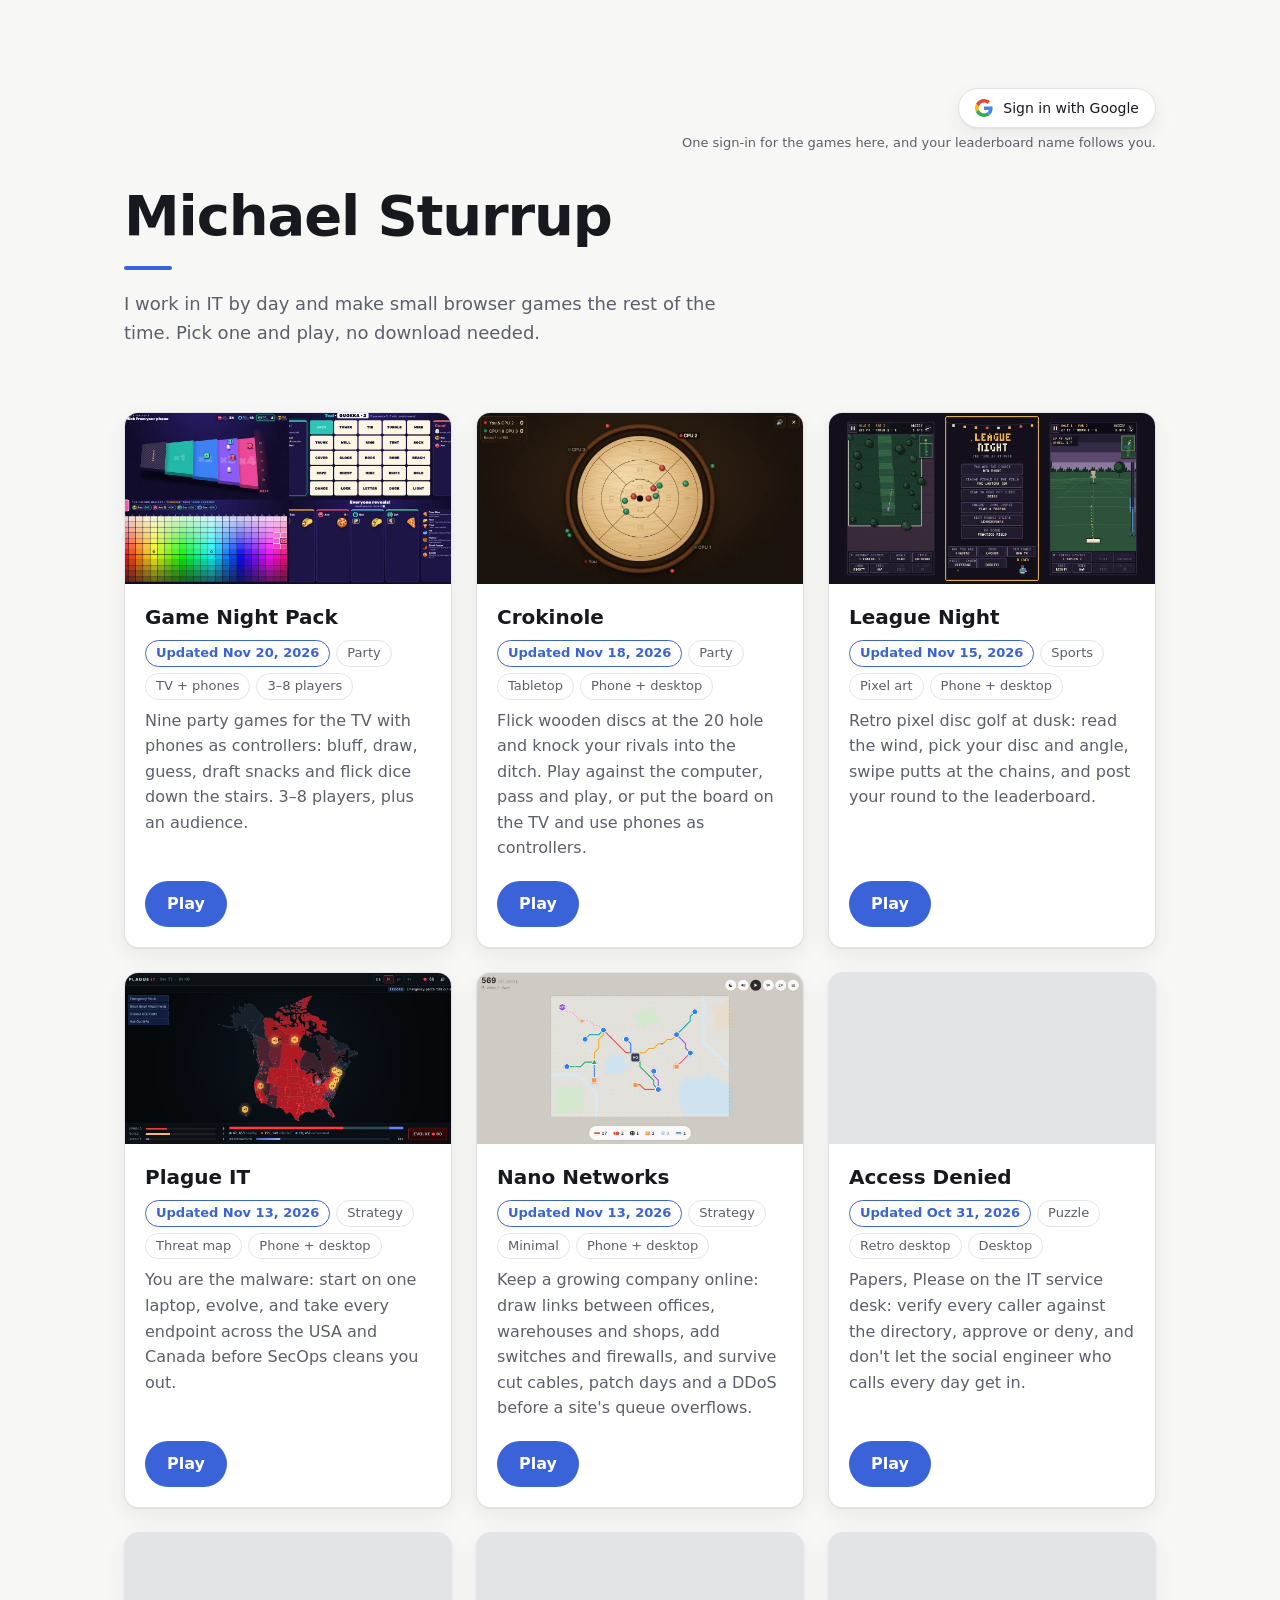
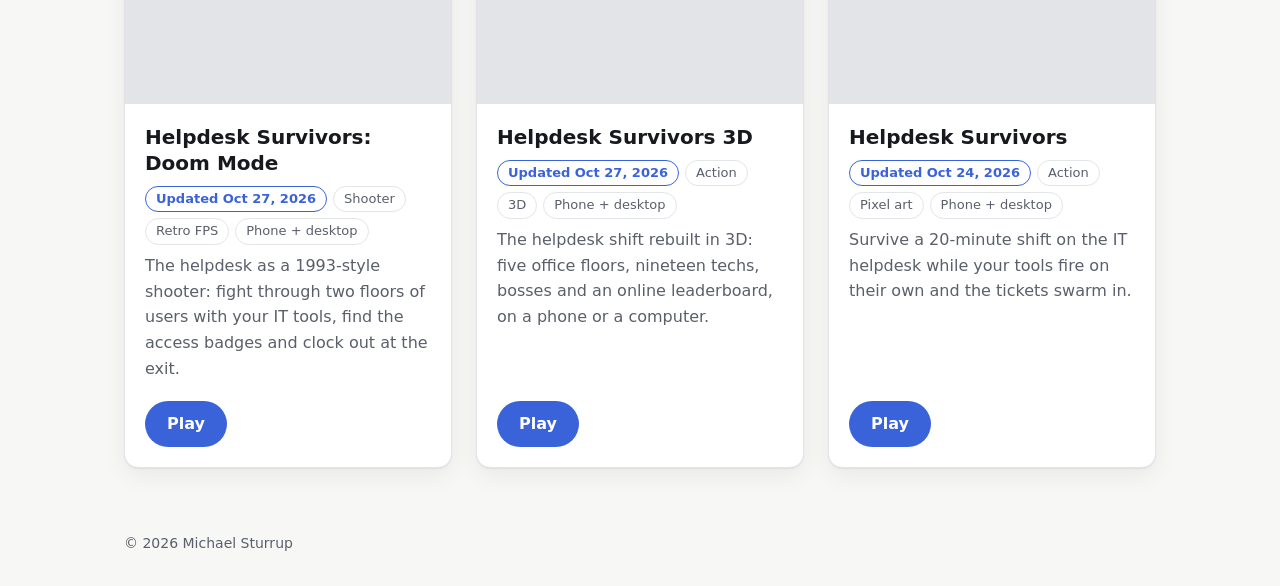
<file: index.html>
<!doctype html>
<html lang="en">
<head>
  <meta charset="utf-8">
  <meta name="viewport" content="width=device-width, initial-scale=1">
  <meta http-equiv="Content-Security-Policy" content="default-src 'self'; img-src 'self'; style-src 'self'; script-src 'self'; connect-src 'self' https://api.github.com https://abeqdmurddrkrqbnfylb.supabase.co wss://abeqdmurddrkrqbnfylb.supabase.co; object-src 'none'; base-uri 'none'; form-action 'none'">
  <title>Michael Sturrup · Games</title>
  <meta name="description" content="Small browser games by Michael Sturrup. Pick one and play, no download needed.">
  <link rel="canonical" href="https://michaelsturrup.com/">
  <meta name="color-scheme" content="light dark">
  <meta name="theme-color" content="#f7f7f5" media="(prefers-color-scheme: light)">
  <meta name="theme-color" content="#121419" media="(prefers-color-scheme: dark)">
  <link rel="icon" href="/favicon.svg" type="image/svg+xml">
  <link rel="apple-touch-icon" href="/apple-touch-icon.png">

  <meta property="og:type" content="website">
  <meta property="og:site_name" content="Michael Sturrup">
  <meta property="og:title" content="Michael Sturrup · Games">
  <meta property="og:description" content="Small browser games by Michael Sturrup. Pick one and play, no download needed.">
  <meta property="og:url" content="https://michaelsturrup.com/">
  <meta property="og:image" content="https://michaelsturrup.com/og-image.jpg">
  <meta property="og:image:width" content="1200">
  <meta property="og:image:height" content="630">
  <meta property="og:image:alt" content="Michael Sturrup's games, with a screenshot of Helpdesk Survivors">
  <meta name="twitter:card" content="summary_large_image">
  <meta name="twitter:title" content="Michael Sturrup · Games">
  <meta name="twitter:description" content="Small browser games by Michael Sturrup. Pick one and play, no download needed.">
  <meta name="twitter:image" content="https://michaelsturrup.com/og-image.jpg">

  <link rel="stylesheet" href="/style.css">
  <link rel="preload" href="/games.json" as="fetch" crossorigin>
  <script src="/live.js" data-page="home" defer></script>
  <script src="/app.js" defer></script>
  <script src="/account.js" defer></script>
</head>
<body>
  <header class="site-header">
    <div class="account" id="account" aria-label="Your account" role="region" hidden></div>
    <h1>Michael Sturrup</h1>
    <p class="tagline">I work in IT by day and make small browser games the rest of the time. Pick one and play, no download needed.</p>
    <p class="live-total" id="live-total" aria-live="polite" hidden><span class="dot" aria-hidden="true"></span><span></span></p>
  </header>

  <main>
    <h2 class="visually-hidden">Games</h2>
    <ul class="games" id="games" aria-live="polite">
      <!-- app.js fills this from games.json. -->
    </ul>
    <noscript>
      <ul class="games">
        <li class="card">
          <a class="thumb" href="https://michaelsturrup.com/HelpDeskSurvivors3D/" tabindex="-1" aria-hidden="true"><img src="/images/helpdesk-survivors-3d.webp" alt="" width="800" height="420"></a>
          <div class="body">
            <h3>Helpdesk Survivors 3D</h3>
            <p>The helpdesk shift, rebuilt in 3D.</p>
            <a class="play" href="https://michaelsturrup.com/HelpDeskSurvivors3D/">Play<span class="visually-hidden"> Helpdesk Survivors 3D</span></a>
          </div>
        </li>
        <li class="card">
          <a class="thumb" href="https://game.michaelsturrup.com/" tabindex="-1" aria-hidden="true"><img src="/images/helpdesk-survivors.webp" alt="" width="800" height="420"></a>
          <div class="body">
            <h3>Helpdesk Survivors</h3>
            <p>Survive a 20-minute shift on the IT helpdesk.</p>
            <a class="play" href="https://game.michaelsturrup.com/">Play<span class="visually-hidden"> Helpdesk Survivors</span></a>
          </div>
        </li>
      </ul>
    </noscript>
  </main>

  <footer class="site-footer">
    <p class="live-visits" id="live-visits" hidden></p>
    <p>© <span id="year">2026</span> Michael Sturrup</p>
  </footer>
</body>
</html>
</file>
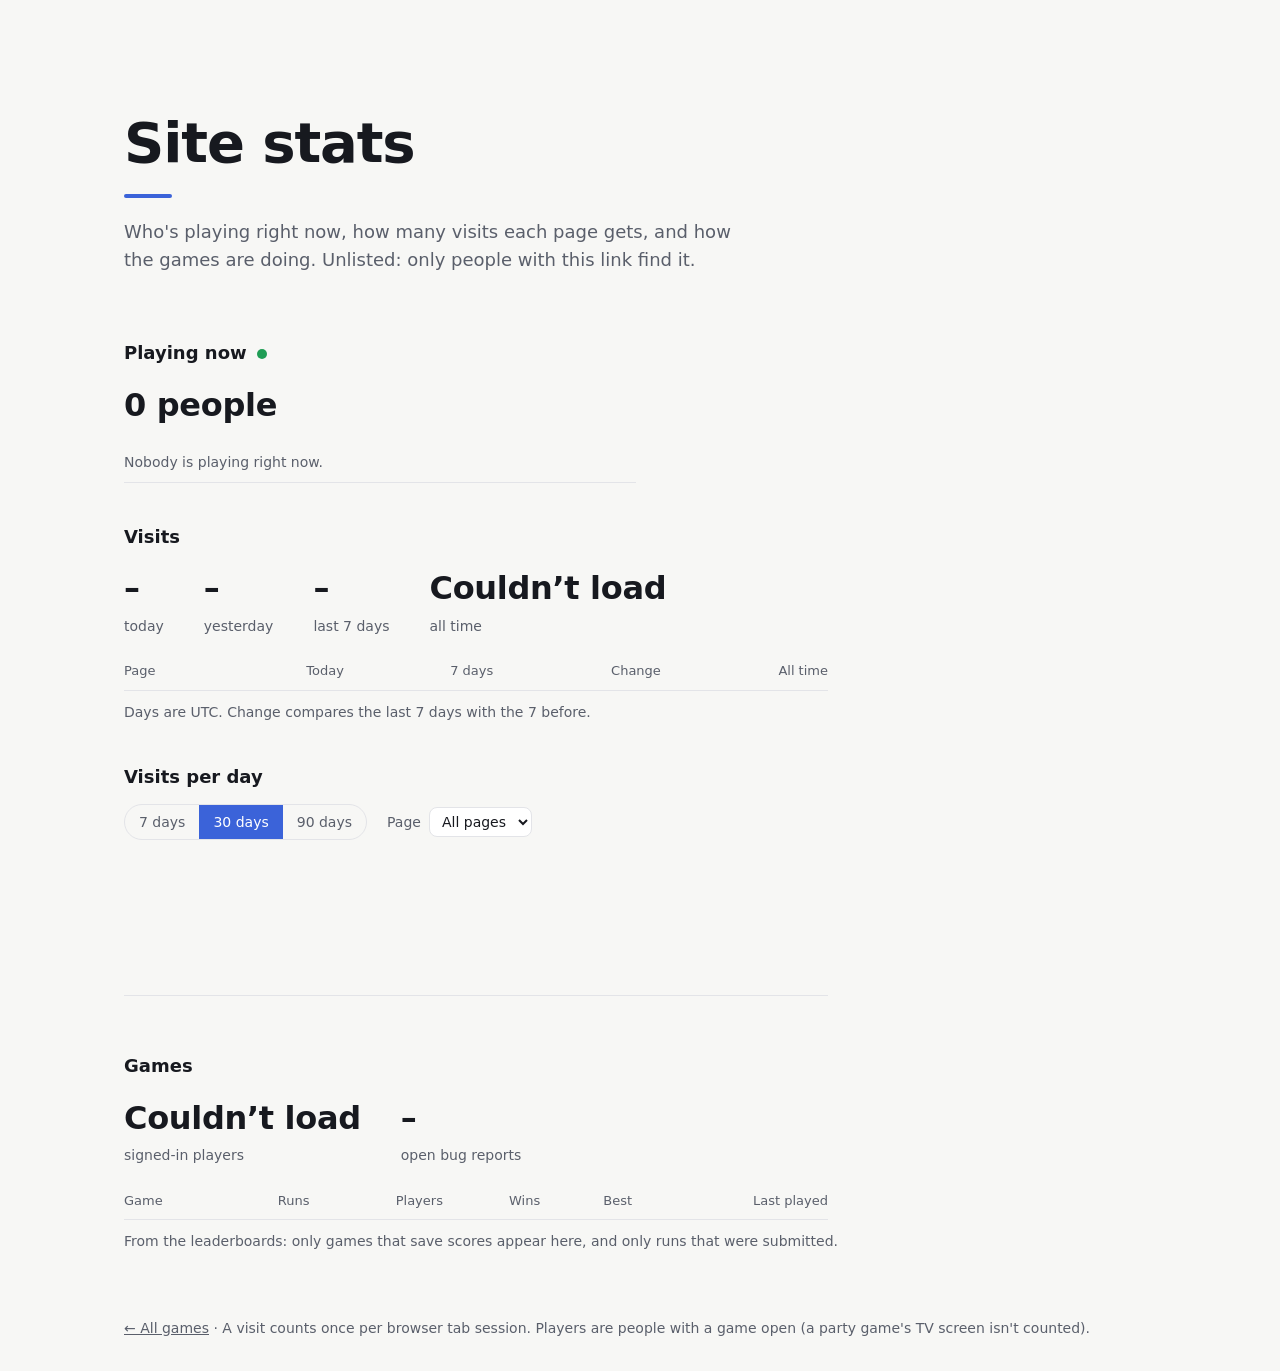
<file: stats/index.html>
<!doctype html>
<html lang="en">
<head>
  <meta charset="utf-8">
  <meta name="viewport" content="width=device-width, initial-scale=1">
  <meta http-equiv="Content-Security-Policy" content="default-src 'self'; img-src 'self'; style-src 'self'; script-src 'self'; connect-src 'self' https://abeqdmurddrkrqbnfylb.supabase.co wss://abeqdmurddrkrqbnfylb.supabase.co; object-src 'none'; base-uri 'none'; form-action 'none'">
  <meta name="robots" content="noindex">
  <title>Site stats · Michael Sturrup</title>
  <meta name="color-scheme" content="light dark">
  <link rel="icon" href="/favicon.svg" type="image/svg+xml">
  <link rel="stylesheet" href="/style.css">
  <script src="/live.js" defer></script>
  <script src="/stats/stats.js" defer></script>
</head>
<body>
  <header class="site-header">
    <h1>Site stats</h1>
    <p class="tagline">Who's playing right now, how many visits each page gets, and how the games are doing. Unlisted: only people with this link find it.</p>
  </header>

  <main class="stats">
    <section>
      <h2>Playing now <span class="live-dot" id="conn" title="Connecting…"></span></h2>
      <p class="big" id="now-total">–</p>
      <ul class="rows" id="now-games"></ul>
    </section>

    <section>
      <h2>Visits</h2>
      <div class="kpis">
        <div><p class="big" id="v-today">–</p><p class="muted">today</p></div>
        <div><p class="big" id="v-yesterday">–</p><p class="muted">yesterday</p></div>
        <div><p class="big" id="v-week">–</p><p class="muted">last 7 days <span class="trend" id="v-trend"></span></p></div>
        <div><p class="big" id="v-total">–</p><p class="muted">all time</p></div>
      </div>
      <table class="table wide" id="v-pages">
        <thead><tr><th scope="col">Page</th><th scope="col">Today</th><th scope="col">7 days</th><th scope="col">Change</th><th scope="col">All time</th></tr></thead>
        <tbody></tbody>
      </table>
      <p class="muted note">Days are UTC. Change compares the last 7 days with the 7 before.</p>
    </section>

    <section>
      <h2>Visits per day</h2>
      <div class="controls">
        <div class="seg" role="group" aria-label="Range">
          <button type="button" data-days="7">7 days</button>
          <button type="button" data-days="30" aria-pressed="true">30 days</button>
          <button type="button" data-days="90">90 days</button>
        </div>
        <label>Page
          <select id="v-filter"><option value="">All pages</option></select>
        </label>
      </div>
      <div class="chart">
        <p class="axis-max muted" id="v-max"></p>
        <ol class="bars" id="v-days" aria-label="Visits per day"></ol>
        <div class="axis muted" id="v-axis"></div>
      </div>
      <p class="muted note" id="v-range-sum"></p>
    </section>

    <section>
      <h2>Games</h2>
      <div class="kpis">
        <div><p class="big" id="g-accounts">–</p><p class="muted">signed-in players <span id="g-accounts-7d"></span></p></div>
        <div><p class="big" id="g-bugs">–</p><p class="muted">open bug reports</p></div>
      </div>
      <table class="table wide" id="g-table">
        <thead><tr><th scope="col">Game</th><th scope="col">Runs</th><th scope="col">Players</th><th scope="col">Wins</th><th scope="col">Best</th><th scope="col">Last played</th></tr></thead>
        <tbody></tbody>
      </table>
      <p class="muted note">From the leaderboards: only games that save scores appear here, and only runs that were submitted.</p>
    </section>

  </main>

  <footer class="site-footer">
    <p><a href="/">← All games</a> · A visit counts once per browser tab session. Players are people with a game open (a party game's TV screen isn't counted).</p>
  </footer>
</body>
</html>
</file>
<file: style.css>
/* One accent colour; light and dark follow the device setting. */
:root {
  --bg: #f7f7f5;
  --surface: #ffffff;
  --text: #17191f;
  --muted: #5a5f6b;
  --border: #e3e4e8;
  --accent: #3b63d9;
  --accent-text: #ffffff;
  --live: #1f9d55;
  --shadow: 0 1px 2px rgb(16 18 24 / 6%), 0 8px 24px rgb(16 18 24 / 6%);
  --radius: 14px;
  color-scheme: light dark;
}

@media (prefers-color-scheme: dark) {
  :root {
    --bg: #121419;
    --surface: #1b1e25;
    --text: #eef0f4;
    --muted: #a3a9b6;
    --border: #2c303a;
    --accent: #8aa8ff;
    --accent-text: #0d1220;
  --live: #4ade80;
    --shadow: none;
  }
}

*, *::before, *::after { box-sizing: border-box; }

html { -webkit-text-size-adjust: 100%; }

body {
  margin: 0;
  background: var(--bg);
  color: var(--text);
  font: 400 1rem/1.6 system-ui, -apple-system, "Segoe UI", Roboto, "Helvetica Neue", Arial, sans-serif;
  display: flex;
  flex-direction: column;
  min-height: 100vh;
  min-height: 100dvh;
}

.site-header, main, .site-footer {
  width: 100%;
  max-width: 1080px;
  margin: 0 auto;
  padding: 0 24px;
}

.site-header { padding-top: clamp(48px, 10vw, 112px); padding-bottom: clamp(32px, 6vw, 64px); }

h1 {
  margin: 0;
  font-size: clamp(2.25rem, 6vw, 3.5rem);
  line-height: 1.1;
  letter-spacing: -0.02em;
}

h1::after {
  content: "";
  display: block;
  width: 48px;
  height: 4px;
  margin-top: 20px;
  border-radius: 2px;
  background: var(--accent);
}

.tagline { margin: 20px 0 0; max-width: 38rem; color: var(--muted); font-size: 1.125rem; }

main { flex: 1; }

.games {
  list-style: none;
  margin: 0;
  padding: 0;
  display: grid;
  grid-template-columns: repeat(auto-fill, minmax(min(100%, 300px), 1fr));
  gap: 24px;
}

.card {
  display: flex;
  flex-direction: column;
  overflow: hidden;
  background: var(--surface);
  border: 1px solid var(--border);
  border-radius: var(--radius);
  box-shadow: var(--shadow);
}

.thumb {
  display: block;
  aspect-ratio: 40 / 21;
  background: var(--border);
  overflow: hidden;
}

.thumb img {
  display: block;
  width: 100%;
  height: 100%;
  object-fit: cover;
  transition: transform 0.25s ease;
}

a.thumb:hover img { transform: scale(1.03); }

.body { display: flex; flex-direction: column; flex: 1; padding: 20px; }

.body h3 { margin: 0; font-size: 1.25rem; line-height: 1.3; }

.body p { margin: 8px 0 20px; color: var(--muted); flex: 1; }

.tags { list-style: none; display: flex; flex-wrap: wrap; gap: 6px; margin: 10px 0 0; padding: 0; }

.tag {
  padding: 2px 10px;
  border: 1px solid var(--border);
  border-radius: 999px;
  color: var(--muted);
  font-size: 0.8125rem;
}

.tag.status { border-color: var(--accent); color: var(--accent); font-weight: 600; }

.play {
  align-self: flex-start;
  display: inline-flex;
  align-items: center;
  gap: 8px;
  min-height: 44px;
  padding: 10px 22px;
  border-radius: 999px;
  background: var(--accent);
  color: var(--accent-text);
  font-weight: 600;
  text-decoration: none;
}

.play:hover { filter: brightness(1.08); }

.play[aria-disabled="true"] {
  background: transparent;
  border: 1px dashed var(--border);
  color: var(--muted);
  cursor: default;
  filter: none;
}

a:focus-visible {
  outline: 3px solid var(--accent);
  outline-offset: 3px;
}

.thumb:focus-visible { outline-offset: -3px; }

.message { color: var(--muted); }

.site-footer { padding-top: 64px; padding-bottom: 32px; color: var(--muted); font-size: 0.875rem; }

.site-footer p { margin: 0; }

.live-visits { margin-bottom: 8px !important; }

.live-total {
  display: inline-flex;
  align-items: center;
  margin: 20px 0 0;
  padding: 6px 14px;
  border: 1px solid var(--live);
  border-radius: 999px;
  font-weight: 600;
}

.live-total .dot, .tag.live::before {
  content: "";
  display: inline-block;
  flex: none;
  width: 8px;
  height: 8px;
  margin-right: 8px;
  border-radius: 50%;
  background: var(--live);
}

.tag.live::before { margin-right: 6px; vertical-align: 0.05em; }

.tag.live { border-color: var(--live); color: var(--text); font-weight: 600; }

.live-total.idle, .tag.live.idle { border-color: var(--border); color: var(--muted); font-weight: 400; }
.live-total.idle .dot, .tag.live.idle::before { background: var(--muted); opacity: 0.5; }

.live-total[hidden], .live-visits[hidden] { display: none !important; }

.visually-hidden {
  position: absolute !important;
  width: 1px;
  height: 1px;
  overflow: hidden;
  clip: rect(0 0 0 0);
  white-space: nowrap;
}

@media (max-width: 480px) {
  .site-header, main, .site-footer { padding-left: 16px; padding-right: 16px; }
  .games { gap: 16px; }
}

@media (prefers-reduced-motion: reduce) {
  .thumb img { transition: none; }
  a.thumb:hover img { transform: none; }
}

/* Account: Google sign-in shared by the games on this site (account.js). */
.site-header { position: relative; }

.account {
  display: flex;
  flex-wrap: wrap;
  align-items: center;
  justify-content: flex-end;
  gap: 6px 14px;
  max-width: 32rem;
  margin: -24px 0 32px auto;
  font-size: 0.875rem;
  text-align: right;
}

.account[hidden] { display: none; }

.account p { margin: 0; }

.account-note { flex-basis: 100%; color: var(--muted); font-size: 0.8125rem; line-height: 1.4; }

.account-error { color: #c0392b; }

@media (prefers-color-scheme: dark) { .account-error { color: #ff8a7a; } }

.account button {
  font: inherit;
  cursor: pointer;
}

.google {
  display: inline-flex;
  align-items: center;
  gap: 10px;
  min-height: 40px;
  padding: 8px 16px;
  border: 1px solid var(--border);
  border-radius: 999px;
  background: var(--surface);
  color: var(--text);
  font-weight: 600;
  box-shadow: var(--shadow);
}

.google:hover { border-color: var(--accent); }

.badge {
  display: inline-flex;
  align-items: center;
  gap: 4px;
  padding: 4px 12px;
  border: 1px solid var(--accent);
  border-radius: 999px;
  color: var(--muted);
}

.badge strong { color: var(--text); font-weight: 600; overflow-wrap: anywhere; }

.link {
  padding: 4px 2px;
  border: 0;
  background: none;
  color: var(--accent);
  text-decoration: underline;
  text-underline-offset: 3px;
}

.name-form {
  flex-basis: 100%;
  display: flex;
  flex-wrap: wrap;
  align-items: center;
  justify-content: flex-end;
  gap: 6px 8px;
}

.name-form label { flex-basis: 100%; color: var(--muted); }

.name-form input {
  width: 12rem;
  min-height: 40px;
  padding: 6px 12px;
  border: 1px solid var(--border);
  border-radius: 10px;
  background: var(--surface);
  color: var(--text);
  font: inherit;
}

.small {
  min-height: 40px;
  padding: 6px 16px;
  border: 0;
  border-radius: 999px;
  background: var(--accent);
  color: var(--accent-text);
  font-weight: 600;
}

.account button:focus-visible, .name-form input:focus-visible {
  outline: 3px solid var(--accent);
  outline-offset: 2px;
}

@media (max-width: 640px) {
  .account { max-width: none; margin: -24px 0 28px; justify-content: flex-start; text-align: left; }
  .name-form { justify-content: flex-start; }
}

/* 404 page */
.not-found { text-align: left; }
.not-found .play { margin-top: 8px; }

/* ---- Stats page (stats/) ------------------------------------------------------- */

.stats { display: grid; gap: 40px; }
.stats h2 { margin: 0 0 12px; font-size: 1.125rem; display: flex; align-items: center; gap: 10px; }
.stats .big { margin: 0; font-size: 2rem; font-weight: 700; letter-spacing: -0.01em; }
.stats .muted { margin: 0; color: var(--muted); font-size: 0.875rem; }
.stats .kpis { display: flex; gap: 40px; margin-bottom: 16px; }
.live-dot { width: 10px; height: 10px; border-radius: 50%; background: var(--border); }
.live-dot.on { background: var(--live); }
.rows { list-style: none; margin: 12px 0 0; padding: 0; max-width: 32rem; }
.rows li { display: flex; justify-content: space-between; padding: 8px 0; border-bottom: 1px solid var(--border); }
.table { border-collapse: collapse; width: 100%; max-width: 32rem; font-size: 0.9375rem; }
.table th, .table td { text-align: right; padding: 8px 0; border-bottom: 1px solid var(--border); font-variant-numeric: tabular-nums; }
.table th:first-child { text-align: left; font-weight: 500; }
.table thead th { color: var(--muted); font-weight: 500; font-size: 0.8125rem; }
.bars { list-style: none; margin: 0; padding: 0; display: flex; align-items: flex-end; gap: 3px; height: 140px; border-bottom: 1px solid var(--border); }
.bars li { flex: 1; height: 100%; display: flex; align-items: flex-end; }
.bars span { display: block; width: 100%; height: max(var(--h, 0%), 2px); border-radius: 3px 3px 0 0; background: var(--accent); }
.site-footer a { color: inherit; }
.stats .kpis { flex-wrap: wrap; gap: 24px 40px; }
.stats .note { margin-top: 10px; }
.table.wide { max-width: 44rem; }
.table tr.idle th, .table tr.idle td { color: var(--muted); }
.trend.up { color: var(--live); }
.trend.down { color: #d14343; }
.controls { display: flex; flex-wrap: wrap; align-items: center; gap: 12px 20px; margin-bottom: 16px; font-size: 0.875rem; }
.seg { display: inline-flex; border: 1px solid var(--border); border-radius: 999px; overflow: hidden; }
.seg button { border: 0; background: transparent; color: var(--muted); font: inherit; padding: 6px 14px; cursor: pointer; }
.seg button[aria-pressed="true"] { background: var(--accent); color: var(--accent-text); }
.seg button:focus-visible, .controls select:focus-visible { outline: 3px solid var(--accent); outline-offset: 2px; }
.controls label { display: inline-flex; align-items: center; gap: 8px; color: var(--muted); }
.controls select { font: inherit; color: var(--text); background: var(--surface); border: 1px solid var(--border); border-radius: 8px; padding: 5px 8px; max-width: 60vw; }
.chart { max-width: 44rem; }
.chart .axis-max { font-size: 0.75rem; margin-bottom: 4px; }
.chart .axis { display: flex; justify-content: space-between; font-size: 0.75rem; margin-top: 6px; }
.bars li { position: relative; }
.bars.dense { gap: 1px; }
.bars span.zero { opacity: 0.35; }
.bars em { position: absolute; left: 0; right: 0; bottom: calc(var(--h, 0%) + 4px); text-align: center; font-style: normal; font-size: 0.75rem; color: var(--muted); }
@media (prefers-color-scheme: dark) { .trend.down { color: #f87171; } }
.table.wide th, .table.wide td { padding-left: 12px; }
.table.wide th:first-child { padding-left: 0; }
@media (max-width: 520px) {
  .table.wide { font-size: 0.8125rem; }
  .table.wide th, .table.wide td { padding-left: 8px; }
  .stats .kpis { gap: 16px 28px; }
}
</file>
